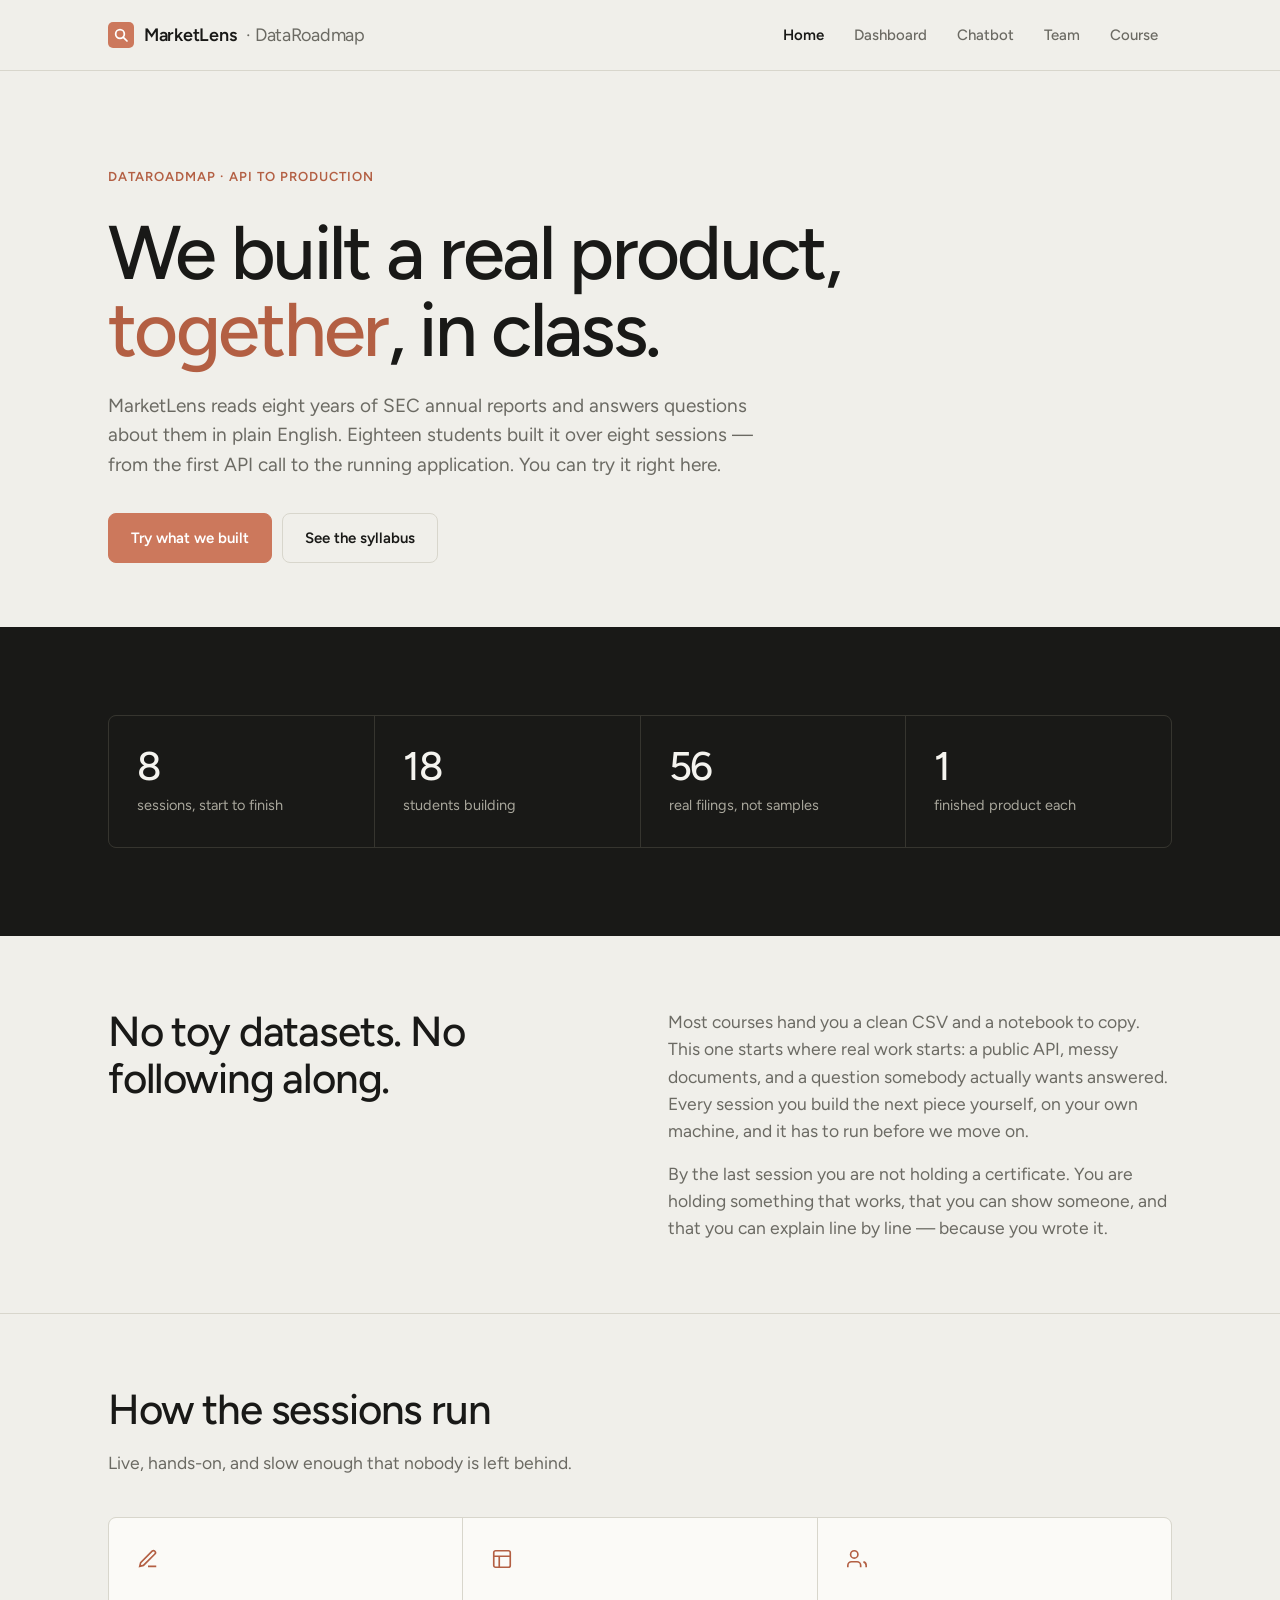
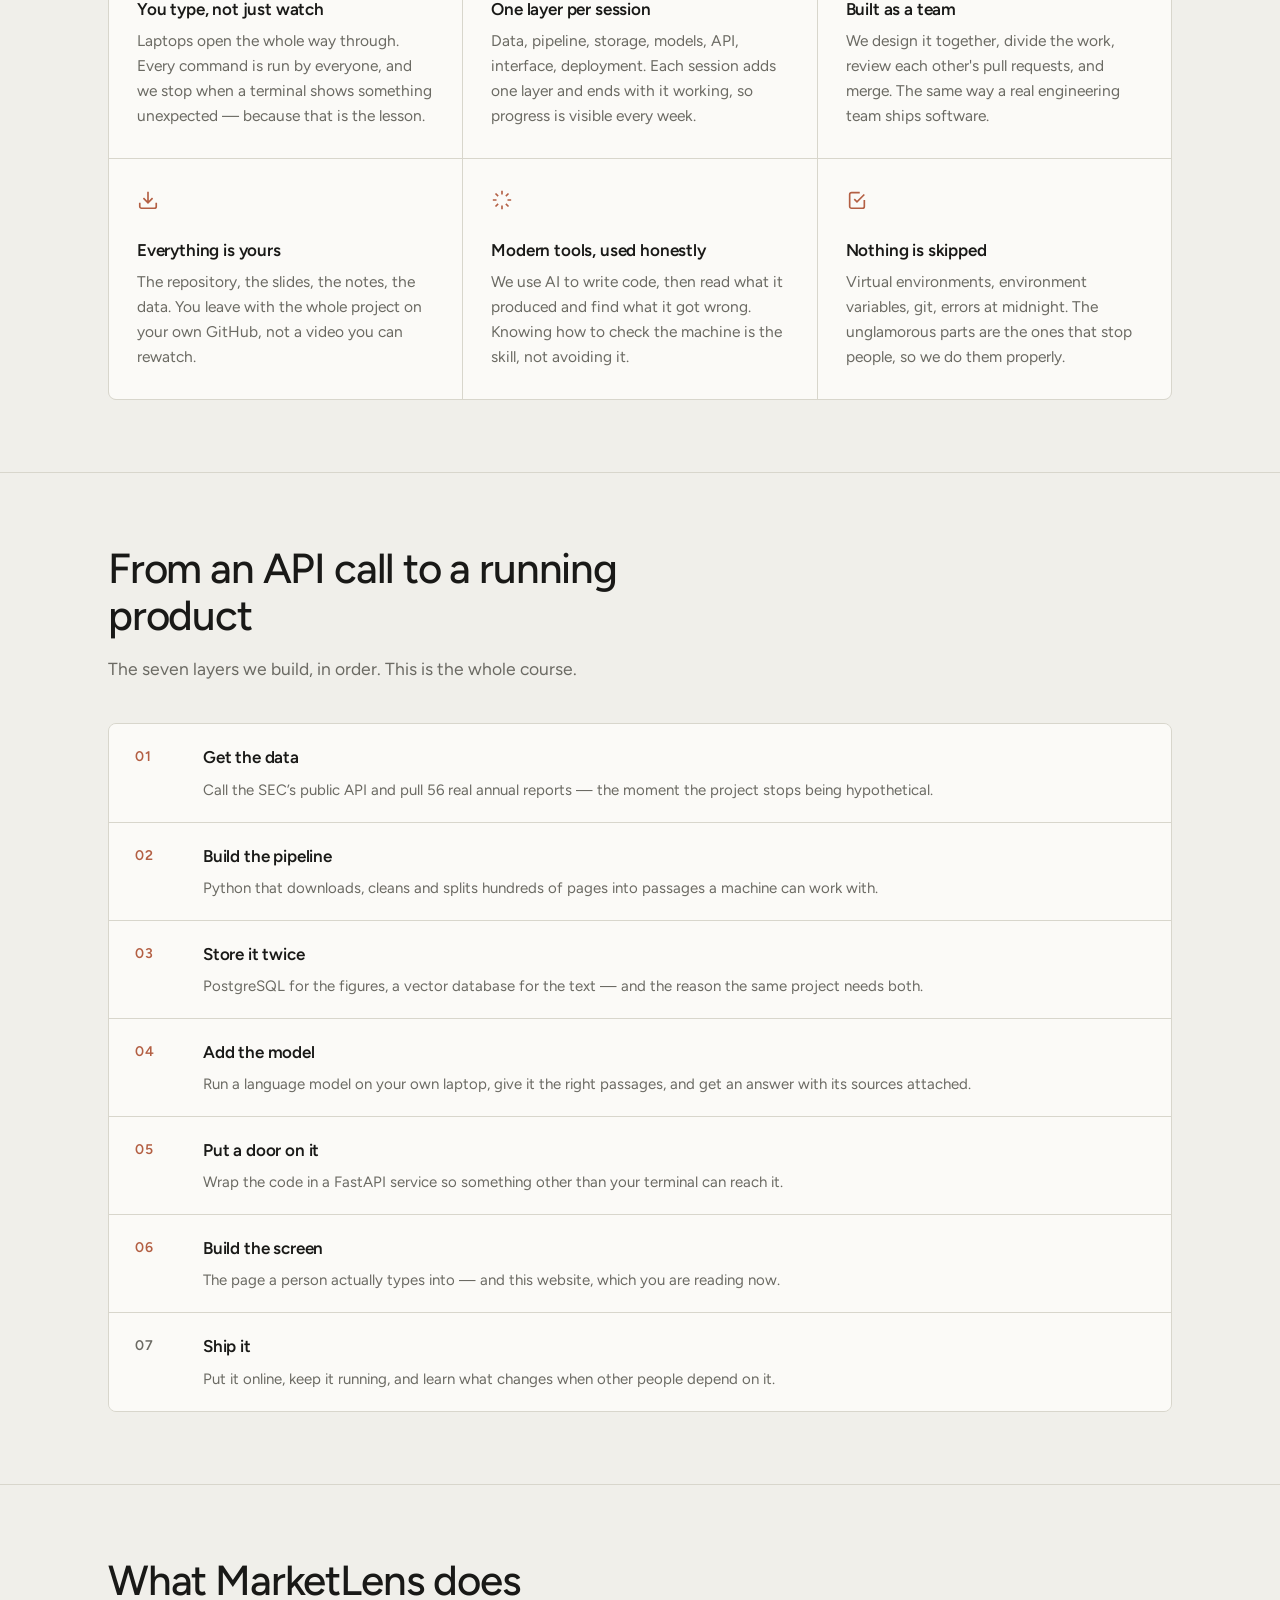
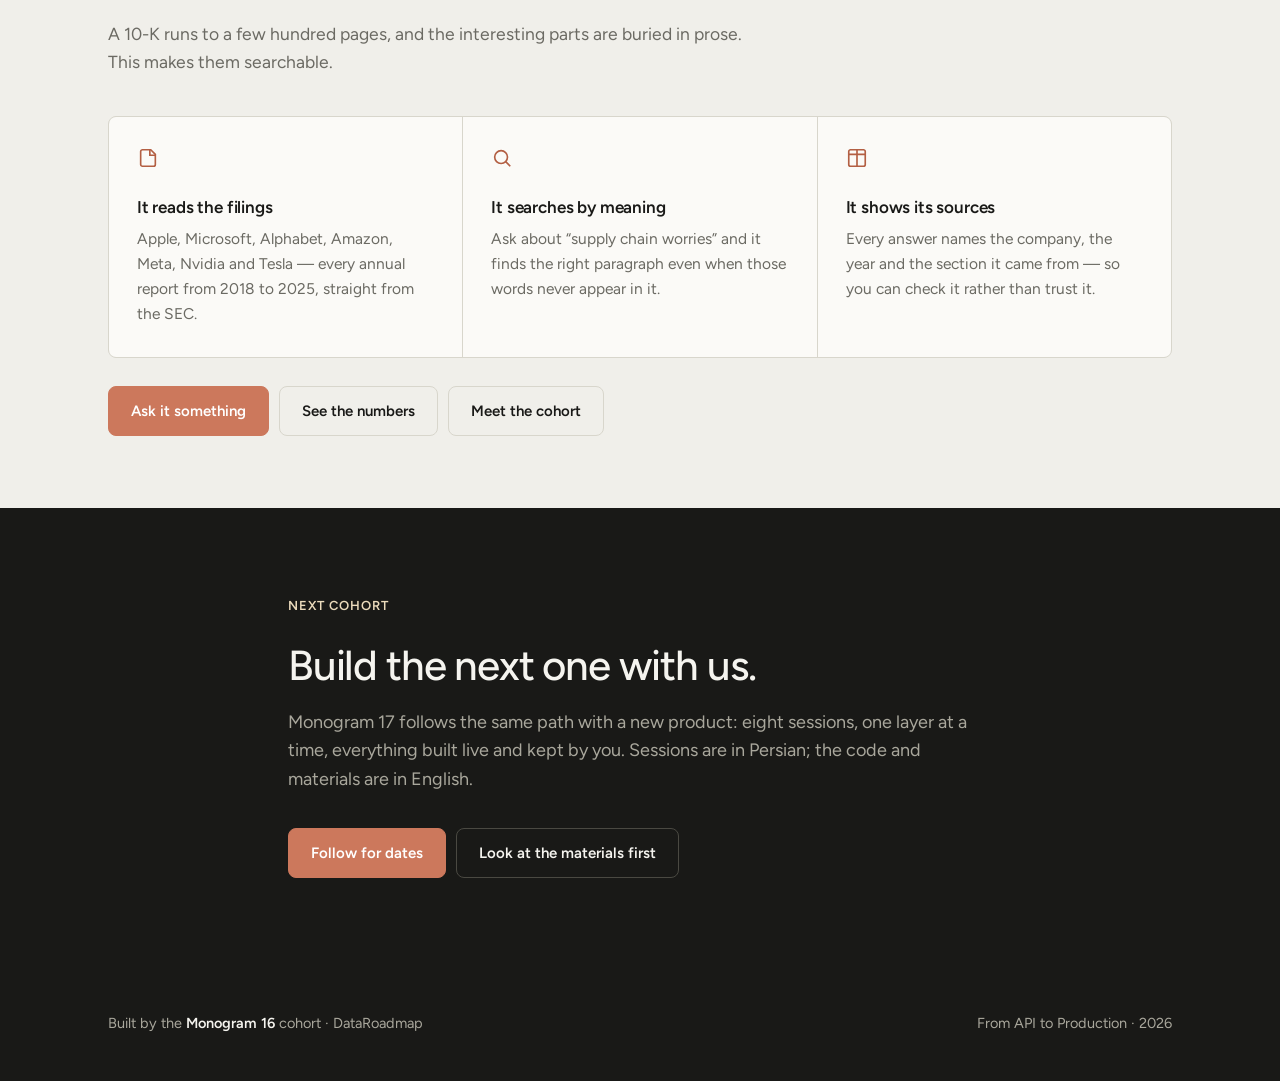
<file: index.html>
<!DOCTYPE html>
<html lang="en">
<head>
  <meta charset="utf-8">
  <meta name="viewport" content="width=device-width, initial-scale=1">
  <title>MarketLens · Built in class at DataRoadmap</title>
  <meta name="description" content="MarketLens answers questions about SEC 10-K filings in plain English. It was built session by session, together, by the Monogram 16 cohort of API to Production at DataRoadmap.">
  <link rel="preconnect" href="https://fonts.gstatic.com" crossorigin>
  <link rel="stylesheet" href="https://fonts.googleapis.com/css2?family=Figtree:wght@400;500;600;700&display=swap">
  <link rel="stylesheet" href="assets/styles.css">
  <style>
    .band .card .stat { color: var(--on-dark); }
    .band .card .stat-label { color: var(--on-dark-muted); }
    .split { display: grid; grid-template-columns: 1fr 1fr; gap: 56px; align-items: start; }
    @media (max-width: 860px) { .split { grid-template-columns: 1fr; gap: 32px; } }
  </style>
</head>
<body data-page="home">
<div id="nav"></div>

<header class="hero">
  <div class="wrap">
    <span class="eyebrow">DataRoadmap · API to Production</span>
    <h1>We built a real product, <em>together</em>, in class.</h1>
    <p class="lead">
      MarketLens reads eight years of SEC annual reports and answers questions about them
      in plain English. Eighteen students built it over eight sessions — from the first
      API call to the running application. You can try it right here.
    </p>
    <div class="btns">
      <a class="btn primary" href="chat.html">Try what we built</a>
      <a class="btn" href="materials.html">See the syllabus</a>
    </div>
  </div>
</header>

<section class="band">
  <div class="wrap">
    <div class="grid four">
      <div class="card"><p class="stat">8</p><p class="stat-label">sessions, start to finish</p></div>
      <div class="card"><p class="stat">18</p><p class="stat-label">students building</p></div>
      <div class="card"><p class="stat">56</p><p class="stat-label">real filings, not samples</p></div>
      <div class="card"><p class="stat">1</p><p class="stat-label">finished product each</p></div>
    </div>
  </div>
</section>

<section class="section plain">
  <div class="wrap">
    <div class="split">
      <div>
        <h2>No toy datasets. No following along.</h2>
      </div>
      <div>
        <p class="lead" style="font-size:17.5px">
          Most courses hand you a clean CSV and a notebook to copy. This one starts where
          real work starts: a public API, messy documents, and a question somebody actually
          wants answered. Every session you build the next piece yourself, on your own
          machine, and it has to run before we move on.
        </p>
        <p class="lead" style="font-size:17.5px;margin-top:16px">
          By the last session you are not holding a certificate. You are holding something
          that works, that you can show someone, and that you can explain line by line —
          because you wrote it.
        </p>
      </div>
    </div>
  </div>
</section>

<section class="section">
  <div class="wrap">
    <div class="section-head">
      <h2>How the sessions run</h2>
      <p>Live, hands-on, and slow enough that nobody is left behind.</p>
    </div>

    <div class="grid three">
      <div class="card">
        <div class="card-icon"><svg viewBox="0 0 24 24"><path d="M12 20h9"></path><path d="M16.5 3.5a2.12 2.12 0 0 1 3 3L7 19l-4 1 1-4Z"></path></svg></div>
        <h3>You type, not just watch</h3>
        <p>Laptops open the whole way through. Every command is run by everyone, and we stop when a terminal shows something unexpected — because that is the lesson.</p>
      </div>
      <div class="card">
        <div class="card-icon"><svg viewBox="0 0 24 24"><rect x="3" y="3" width="18" height="18" rx="2"></rect><path d="M3 9h18M9 21V9"></path></svg></div>
        <h3>One layer per session</h3>
        <p>Data, pipeline, storage, models, API, interface, deployment. Each session adds one layer and ends with it working, so progress is visible every week.</p>
      </div>
      <div class="card">
        <div class="card-icon"><svg viewBox="0 0 24 24"><path d="M16 21v-2a4 4 0 0 0-4-4H6a4 4 0 0 0-4 4v2"></path><circle cx="9" cy="7" r="4"></circle><path d="M22 21v-2a4 4 0 0 0-3-3.87"></path></svg></div>
        <h3>Built as a team</h3>
        <p>We design it together, divide the work, review each other's pull requests, and merge. The same way a real engineering team ships software.</p>
      </div>
      <div class="card">
        <div class="card-icon"><svg viewBox="0 0 24 24"><path d="M21 15v4a2 2 0 0 1-2 2H5a2 2 0 0 1-2-2v-4"></path><path d="M7 10l5 5 5-5M12 15V3"></path></svg></div>
        <h3>Everything is yours</h3>
        <p>The repository, the slides, the notes, the data. You leave with the whole project on your own GitHub, not a video you can rewatch.</p>
      </div>
      <div class="card">
        <div class="card-icon"><svg viewBox="0 0 24 24"><path d="M12 2v4M12 18v4M4.9 4.9l2.9 2.9M16.2 16.2l2.9 2.9M2 12h4M18 12h4M4.9 19.1l2.9-2.9M16.2 7.8l2.9-2.9"></path></svg></div>
        <h3>Modern tools, used honestly</h3>
        <p>We use AI to write code, then read what it produced and find what it got wrong. Knowing how to check the machine is the skill, not avoiding it.</p>
      </div>
      <div class="card">
        <div class="card-icon"><svg viewBox="0 0 24 24"><path d="m9 11 3 3 8-8"></path><path d="M20 12v7a2 2 0 0 1-2 2H6a2 2 0 0 1-2-2V6a2 2 0 0 1 2-2h9"></path></svg></div>
        <h3>Nothing is skipped</h3>
        <p>Virtual environments, environment variables, git, errors at midnight. The unglamorous parts are the ones that stop people, so we do them properly.</p>
      </div>
    </div>
  </div>
</section>

<section class="section">
  <div class="wrap">
    <div class="section-head">
      <h2>From an API call to a running product</h2>
      <p>The seven layers we build, in order. This is the whole course.</p>
    </div>

    <div class="steps">
      <div class="step done"><span class="step-n">01</span><div><h3>Get the data</h3><p>Call the SEC’s public API and pull 56 real annual reports — the moment the project stops being hypothetical.</p></div></div>
      <div class="step done"><span class="step-n">02</span><div><h3>Build the pipeline</h3><p>Python that downloads, cleans and splits hundreds of pages into passages a machine can work with.</p></div></div>
      <div class="step done"><span class="step-n">03</span><div><h3>Store it twice</h3><p>PostgreSQL for the figures, a vector database for the text — and the reason the same project needs both.</p></div></div>
      <div class="step done"><span class="step-n">04</span><div><h3>Add the model</h3><p>Run a language model on your own laptop, give it the right passages, and get an answer with its sources attached.</p></div></div>
      <div class="step done"><span class="step-n">05</span><div><h3>Put a door on it</h3><p>Wrap the code in a FastAPI service so something other than your terminal can reach it.</p></div></div>
      <div class="step done"><span class="step-n">06</span><div><h3>Build the screen</h3><p>The page a person actually types into — and this website, which you are reading now.</p></div></div>
      <div class="step"><span class="step-n">07</span><div><h3>Ship it</h3><p>Put it online, keep it running, and learn what changes when other people depend on it.</p></div></div>
    </div>
  </div>
</section>

<section class="section">
  <div class="wrap">
    <div class="section-head">
      <h2>What MarketLens does</h2>
      <p>A 10-K runs to a few hundred pages, and the interesting parts are buried in prose. This makes them searchable.</p>
    </div>

    <div class="grid three">
      <div class="card">
        <div class="card-icon"><svg viewBox="0 0 24 24"><path d="M4 19V5a2 2 0 0 1 2-2h9l5 5v11a2 2 0 0 1-2 2H6a2 2 0 0 1-2-2Z"></path><path d="M14 3v6h6"></path></svg></div>
        <h3>It reads the filings</h3>
        <p>Apple, Microsoft, Alphabet, Amazon, Meta, Nvidia and Tesla — every annual report from 2018 to 2025, straight from the SEC.</p>
      </div>
      <div class="card">
        <div class="card-icon"><svg viewBox="0 0 24 24"><circle cx="11" cy="11" r="7"></circle><path d="m16 16 5 5"></path></svg></div>
        <h3>It searches by meaning</h3>
        <p>Ask about “supply chain worries” and it finds the right paragraph even when those words never appear in it.</p>
      </div>
      <div class="card">
        <div class="card-icon"><svg viewBox="0 0 24 24"><path d="M12 3v18M3 8h18"></path><path d="M5 21h14a2 2 0 0 0 2-2V5a2 2 0 0 0-2-2H5a2 2 0 0 0-2 2v14a2 2 0 0 0 2 2Z"></path></svg></div>
        <h3>It shows its sources</h3>
        <p>Every answer names the company, the year and the section it came from — so you can check it rather than trust it.</p>
      </div>
    </div>

    <div class="btns" style="margin-top:28px">
      <a class="btn primary" href="chat.html">Ask it something</a>
      <a class="btn" href="dashboard.html">See the numbers</a>
      <a class="btn" href="team.html">Meet the cohort</a>
    </div>
  </div>
</section>

<section class="band">
  <div class="wrap narrow">
    <span class="eyebrow">Next cohort</span>
    <h2 style="max-width:24ch">Build the next one with us.</h2>
    <p style="font-size:18px;max-width:60ch">
      Monogram 17 follows the same path with a new product: eight sessions, one layer at a
      time, everything built live and kept by you. Sessions are in Persian; the code and
      materials are in English.
    </p>
    <div class="btns">
      <a class="btn primary" href="https://instagram.com/dataroadmap" target="_blank" rel="noopener noreferrer">Follow for dates</a>
      <a class="btn" href="materials.html" style="border-color:#4a4942;color:#f5f4ef">Look at the materials first</a>
    </div>
  </div>
</section>

<div id="foot"></div>
<script src="assets/site.js"></script>
</body>
</html>
</file>
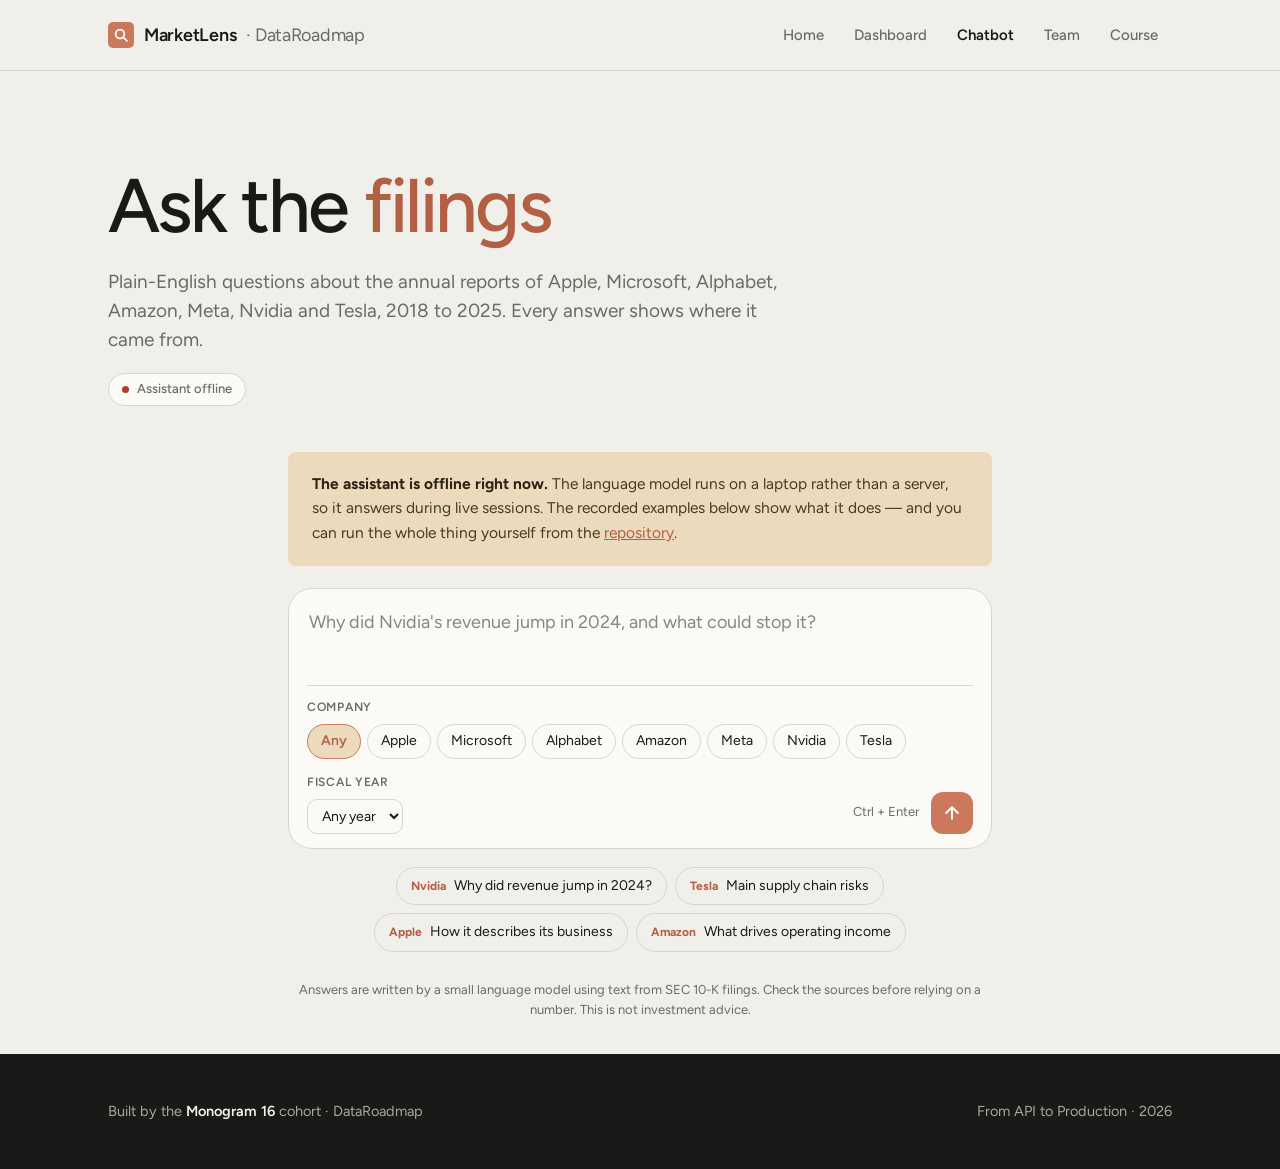
<file: chat.html>
<!DOCTYPE html>
<html lang="en">
<head>
  <meta charset="utf-8">
  <meta name="viewport" content="width=device-width, initial-scale=1">
  <title>Assistant · MarketLens</title>
  <meta name="description" content="Ask a plain-English question about the 10-K filings of seven technology companies.">
  <link rel="preconnect" href="https://fonts.gstatic.com" crossorigin>
  <link rel="stylesheet" href="https://fonts.googleapis.com/css2?family=Figtree:wght@400;500;600;700&display=swap">
  <link rel="stylesheet" href="assets/styles.css">
  <style>
    .composer {
      background: var(--surface); border: 1px solid var(--line);
      border-radius: 24px; box-shadow: var(--shadow);
      padding: 18px 18px 14px; transition: border-color .15s, box-shadow .15s;
    }
    .composer:focus-within { border-color: var(--accent); box-shadow: 0 0 0 3px rgba(217,119,87,.18), var(--shadow); }
    textarea {
      display: block; width: 100%; min-height: 78px; max-height: 260px; resize: none;
      border: 0; outline: 0; background: transparent; color: var(--ink);
      font: inherit; font-size: 18px; line-height: 1.5; padding: 2px 2px 10px;
    }
    textarea::placeholder { color: var(--muted); opacity: .8; }
    .label {
      display: block; font-size: 12px; font-weight: 600; letter-spacing: .06em;
      text-transform: uppercase; color: var(--muted); margin-bottom: 7px;
    }
    .chips-row { border-top: 1px solid var(--line); padding-top: 12px; }
    .chips { display: flex; flex-wrap: wrap; gap: 6px; }
    .chip {
      font: inherit; font-size: 14px; color: var(--ink); background: transparent; cursor: pointer;
      border: 1px solid var(--line); border-radius: 999px; padding: 5px 13px;
    }
    .chip:hover { background: var(--soft); }
    .chip.active { background: var(--accent-tint); border-color: var(--accent); color: var(--accent-strong); font-weight: 600; }
    @media (prefers-color-scheme: dark) { .chip.active { color: var(--accent); } }
    .foot-row { display: flex; align-items: flex-end; justify-content: space-between; gap: 12px; margin-top: 14px; }
    select {
      font: inherit; font-size: 14px; color: var(--ink); background: var(--bg);
      border: 1px solid var(--line); border-radius: 10px; padding: 7px 10px;
    }
    .send-wrap { display: flex; align-items: center; gap: 12px; }
    .hint { color: var(--muted); font-size: 13px; }
    .send {
      width: 42px; height: 42px; border: 0; border-radius: 12px; background: var(--accent);
      color: #fff; cursor: pointer; display: grid; place-items: center;
    }
    .send:hover { background: var(--accent-strong); }
    .send:disabled { opacity: .5; cursor: wait; }
    .send svg { width: 20px; height: 20px; stroke: #fff; fill: none; stroke-width: 2.4; stroke-linecap: round; stroke-linejoin: round; }

    .examples { display: flex; flex-wrap: wrap; justify-content: center; gap: 8px; margin: 18px 0 28px; }
    .example {
      display: inline-flex; align-items: baseline; gap: 8px; font: inherit; font-size: 14px;
      color: var(--ink); background: transparent; cursor: pointer;
      border: 1px solid var(--line); border-radius: 999px; padding: 7px 14px;
    }
    .example:hover { background: var(--soft); }
    .example b { font-size: 12px; color: var(--accent-strong); }
    @media (prefers-color-scheme: dark) { .example b { color: var(--accent); } }

    .panel { background: var(--surface); border: 1px solid var(--line); border-radius: var(--radius);
             padding: 22px; margin-bottom: 16px; box-shadow: var(--shadow); }
    .loading-head { display: flex; align-items: center; gap: 12px; font-family: var(--serif); font-size: 18px; }
    .dots { display: inline-flex; gap: 5px; }
    .dots i { width: 8px; height: 8px; border-radius: 50%; background: var(--accent); animation: pulse 1.2s ease-in-out infinite; }
    .dots i:nth-child(2) { animation-delay: .15s; }
    .dots i:nth-child(3) { animation-delay: .3s; }
    @keyframes pulse { 0%,80%,100% { opacity:.25; transform:scale(.8);} 40% { opacity:1; transform:scale(1);} }

    .error { border-color: var(--bad); }
    .error h3 { margin: 0 0 4px; color: var(--bad); font-size: 16px; }
    .error p { margin: 0; }
    .error small { color: var(--muted); }

    .answer-head { display: flex; justify-content: space-between; align-items: center; gap: 10px; }
    .meta { display: flex; flex-wrap: wrap; gap: 6px; margin: 10px 0 16px; }
    .copy { font: inherit; font-size: 13px; color: var(--muted); background: none; cursor: pointer;
            border: 1px solid var(--line); border-radius: 8px; padding: 4px 11px; }
    .copy:hover { background: var(--soft); color: var(--ink); }
    #answer p { margin: 0 0 14px; font-family: var(--serif); font-size: 19px; line-height: 1.7; white-space: pre-line; }
    #answer p:last-child { margin-bottom: 0; }
    .cite {
      display: inline-block; font-family: var(--sans); font-size: 12px; font-weight: 600; line-height: 1.5;
      color: var(--accent-strong); background: var(--accent-tint); border-radius: 6px;
      padding: 0 7px; margin: 0 2px; white-space: nowrap;
    }
    @media (prefers-color-scheme: dark) { .cite { color: var(--accent); } }

    .source { display: grid; grid-template-columns: 28px 1fr; gap: 12px; padding: 14px 0; border-top: 1px solid var(--line); }
    .source:first-of-type { border-top: 0; padding-top: 6px; }
    .num { width: 28px; height: 28px; border-radius: 8px; background: var(--soft); color: var(--muted);
           display: grid; place-items: center; font-size: 13px; font-weight: 700; }
    .source-title { font-weight: 600; }
    .source-title span { color: var(--muted); font-weight: 400; }
    .source-text { margin: 4px 0 0; color: var(--muted); font-size: 14.5px; }
  </style>
</head>
<body data-page="chat">
<div id="nav"></div>

<header class="hero" style="padding-bottom:30px">
  <div class="wrap">
    <h1>Ask the <em>filings</em></h1>
    <p class="lead">
      Plain-English questions about the annual reports of Apple, Microsoft, Alphabet,
      Amazon, Meta, Nvidia and Tesla, 2018 to 2025. Every answer shows where it came from.
    </p>
    <p style="margin-top:18px">
      <span id="status-pill" class="pill" aria-live="polite"><span class="dot"></span><span id="status-text">Checking…</span></span>
    </p>
  </div>
</header>

<main class="wrap narrow" style="padding-bottom:20px">

  <section id="offline-note" class="note hidden" style="margin-bottom:22px">
    <b>The assistant is offline right now.</b> The language model runs on a laptop rather
    than a server, so it answers during live sessions. The recorded examples below show
    what it does — and you can run the whole thing yourself from the
    <a href="https://github.com/dataroadmap" target="_blank" rel="noopener noreferrer">repository</a>.
  </section>

  <section class="composer" aria-label="Ask a question">
    <label class="label" for="question" style="position:absolute;left:-9999px">Your question</label>
    <textarea id="question" placeholder="Why did Nvidia's revenue jump in 2024, and what could stop it?"></textarea>

    <div class="chips-row">
      <span class="label">Company</span>
      <div class="chips" id="company-chips" role="radiogroup" aria-label="Company">
        <button type="button" class="chip active" role="radio" aria-checked="true" data-ticker="">Any</button>
        <button type="button" class="chip" role="radio" aria-checked="false" data-ticker="AAPL">Apple</button>
        <button type="button" class="chip" role="radio" aria-checked="false" data-ticker="MSFT">Microsoft</button>
        <button type="button" class="chip" role="radio" aria-checked="false" data-ticker="GOOGL">Alphabet</button>
        <button type="button" class="chip" role="radio" aria-checked="false" data-ticker="AMZN">Amazon</button>
        <button type="button" class="chip" role="radio" aria-checked="false" data-ticker="META">Meta</button>
        <button type="button" class="chip" role="radio" aria-checked="false" data-ticker="NVDA">Nvidia</button>
        <button type="button" class="chip" role="radio" aria-checked="false" data-ticker="TSLA">Tesla</button>
      </div>
    </div>

    <div class="foot-row">
      <div>
        <label class="label" for="year">Fiscal year</label>
        <select id="year">
          <option value="">Any year</option>
          <option>2025</option><option>2024</option><option>2023</option><option>2022</option>
          <option>2021</option><option>2020</option><option>2019</option><option>2018</option>
        </select>
      </div>
      <div class="send-wrap">
        <span class="hint">Ctrl + Enter</span>
        <button id="ask-button" class="send" type="button" aria-label="Ask MarketLens" title="Ask MarketLens">
          <svg viewBox="0 0 24 24"><path d="M12 19V5M5 12l7-7 7 7"></path></svg>
        </button>
      </div>
    </div>
  </section>

  <section id="examples" class="examples" aria-label="Example questions">
    <button type="button" class="example" data-ticker="NVDA" data-year="2024"
            data-q="Why did Nvidia's revenue jump in 2024, and what could stop it?"><b>Nvidia</b>Why did revenue jump in 2024?</button>
    <button type="button" class="example" data-ticker="TSLA" data-year=""
            data-q="What are Tesla's main supply chain risks?"><b>Tesla</b>Main supply chain risks</button>
    <button type="button" class="example" data-ticker="AAPL" data-year=""
            data-q="How does Apple describe its business?"><b>Apple</b>How it describes its business</button>
    <button type="button" class="example" data-ticker="AMZN" data-year=""
            data-q="What drives Amazon's operating income?"><b>Amazon</b>What drives operating income</button>
  </section>

  <section id="loading" class="panel hidden" aria-live="polite">
    <div class="loading-head"><span class="dots"><i></i><i></i><i></i></span><span>Reading the filings… <span id="elapsed">0</span> s</span></div>
    <div class="hint" style="margin-top:10px">A small model on a laptop can take up to a minute.</div>
  </section>

  <section id="error" class="panel error hidden" role="alert">
    <h3 id="error-title"></h3>
    <p id="error-text"></p>
    <small id="error-hint"></small>
  </section>

  <section id="result" class="hidden">
    <div class="panel">
      <div class="answer-head">
        <span class="label" style="margin:0">Answer</span>
        <button id="copy-button" class="copy" type="button">Copy</button>
      </div>
      <div id="meta" class="meta"></div>
      <div id="answer"></div>
    </div>
    <div class="panel">
      <span class="label">Sources <span id="source-count"></span></span>
      <div id="sources"></div>
    </div>
  </section>

  <p class="hint" style="text-align:center;margin-top:26px">
    Answers are written by a small language model using text from SEC 10-K filings.
    Check the sources before relying on a number. This is not investment advice.
  </p>
</main>

<div id="foot"></div>
<script src="assets/config.js"></script>
<script src="assets/site.js"></script>
<script src="assets/chat.js"></script>
</body>
</html>
</file>
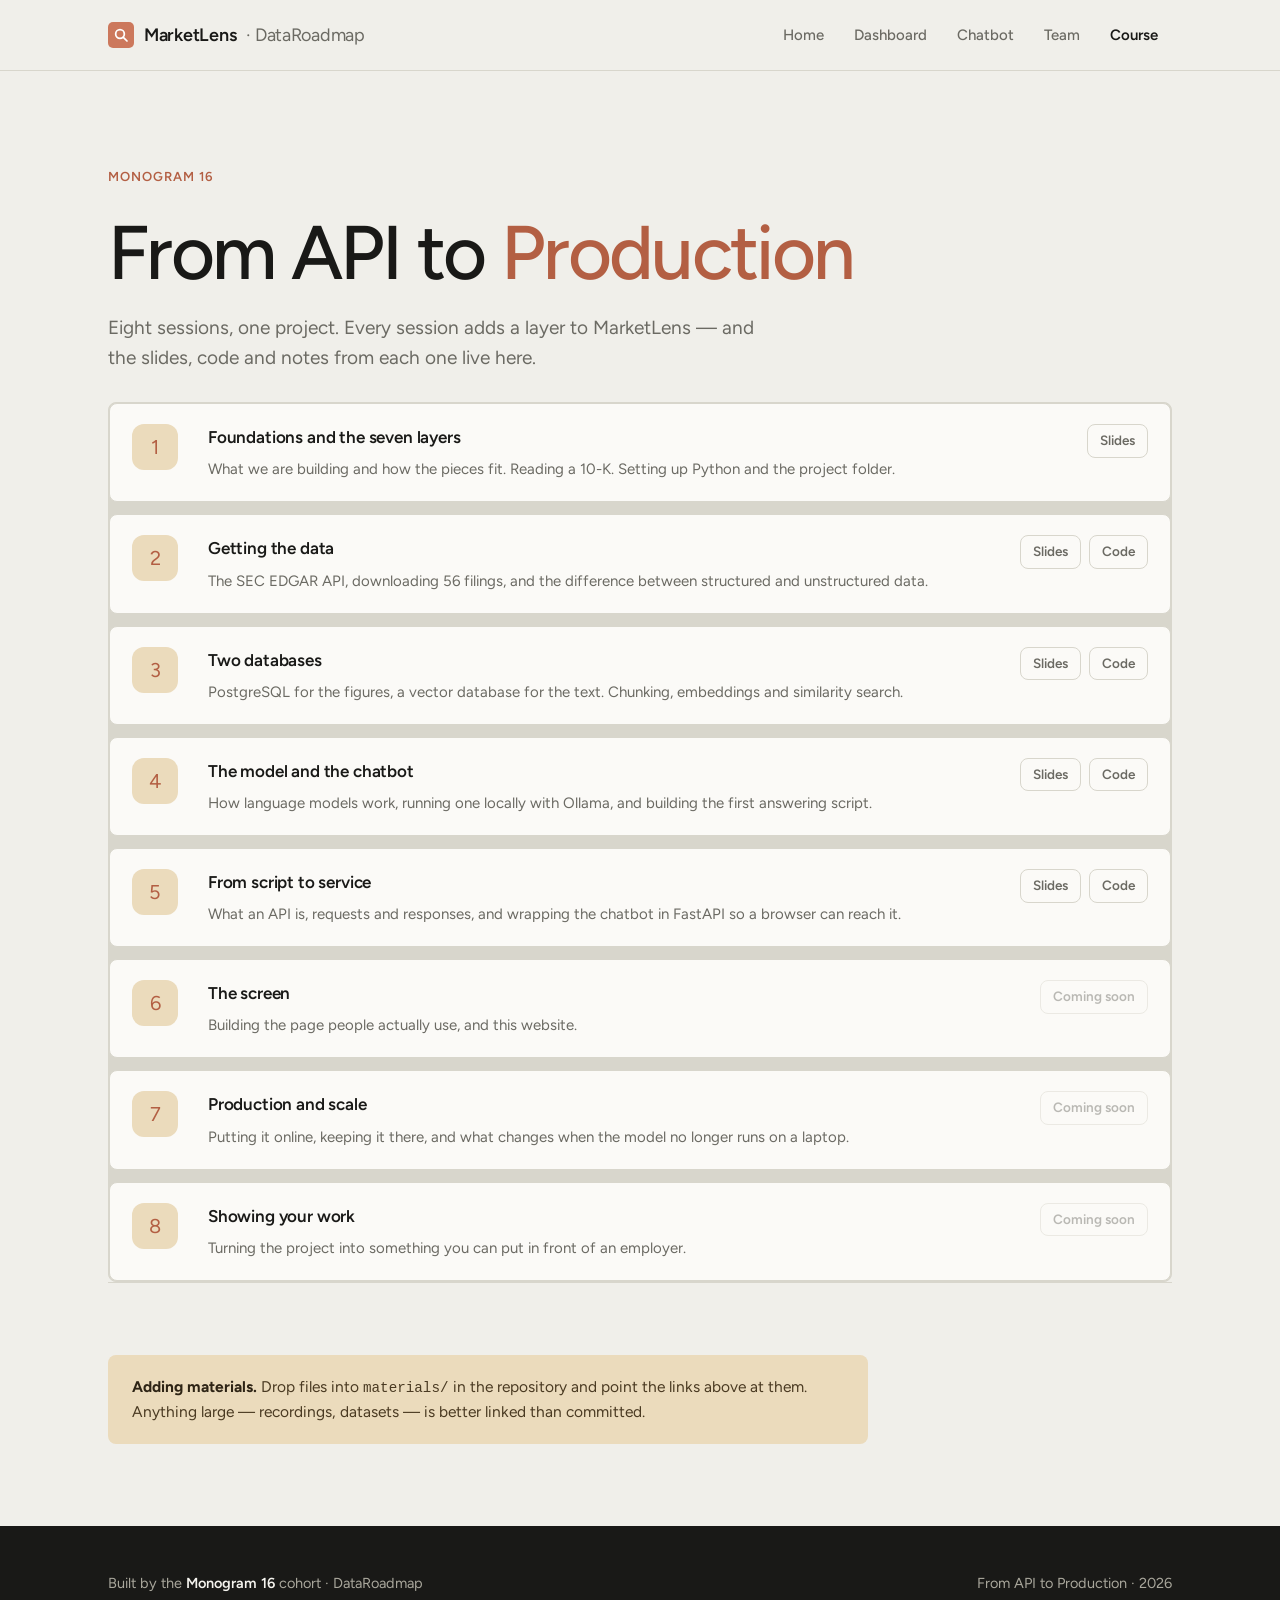
<file: materials.html>
<!DOCTYPE html>
<html lang="en">
<head>
  <meta charset="utf-8">
  <meta name="viewport" content="width=device-width, initial-scale=1">
  <title>Course · MarketLens</title>
  <meta name="description" content="Slides, code and notes from the eight sessions of API to Production, the Monogram 16 cohort at DataRoadmap.">
  <link rel="preconnect" href="https://fonts.gstatic.com" crossorigin>
  <link rel="stylesheet" href="https://fonts.googleapis.com/css2?family=Figtree:wght@400;500;600;700&display=swap">
  <link rel="stylesheet" href="assets/styles.css">
  <style>
    .module {
      display: grid; grid-template-columns: 58px 1fr auto; gap: 18px; align-items: start;
      background: var(--surface); border: 1px solid var(--line);
      border-radius: var(--radius); padding: 20px 22px; box-shadow: var(--shadow);
    }
    .module-n {
      width: 46px; height: 46px; border-radius: 12px;
      background: var(--accent-tint); color: var(--accent-strong);
      display: grid; place-items: center; font-family: var(--serif); font-size: 20px;
    }
    @media (prefers-color-scheme: dark) { .module-n { color: var(--accent); } }
    .module p { margin: 4px 0 0; color: var(--muted); font-size: 15px; }
    .module-links { display: flex; gap: 8px; flex-wrap: wrap; }
    .module-link {
      font-size: 13.5px; font-weight: 600; white-space: nowrap;
      border: 1px solid var(--line); border-radius: 8px; padding: 5px 12px; color: var(--muted);
    }
    .module-link:hover { background: var(--soft); color: var(--ink); text-decoration: none; }
    .soon { opacity: .45; }
    @media (max-width: 720px) {
      .module { grid-template-columns: 46px 1fr; }
      .module-links { grid-column: 1 / -1; }
    }
  </style>
</head>
<body data-page="materials">
<div id="nav"></div>

<header class="hero" style="padding-bottom:30px">
  <div class="wrap">
    <span class="eyebrow">Monogram 16</span>
    <h1>From API to <em>Production</em></h1>
    <p class="lead">
      Eight sessions, one project. Every session adds a layer to MarketLens — and
      the slides, code and notes from each one live here.
    </p>
  </div>
</header>

<main class="wrap" style="padding-bottom:10px">
  <div class="grid" style="gap:12px">

    <div class="module">
      <span class="module-n">1</span>
      <div>
        <h3>Foundations and the seven layers</h3>
        <p>What we are building and how the pieces fit. Reading a 10-K. Setting up Python and the project folder.</p>
      </div>
      <div class="module-links"><a class="module-link" href="#">Slides</a></div>
    </div>

    <div class="module">
      <span class="module-n">2</span>
      <div>
        <h3>Getting the data</h3>
        <p>The SEC EDGAR API, downloading 56 filings, and the difference between structured and unstructured data.</p>
      </div>
      <div class="module-links"><a class="module-link" href="#">Slides</a><a class="module-link" href="#">Code</a></div>
    </div>

    <div class="module">
      <span class="module-n">3</span>
      <div>
        <h3>Two databases</h3>
        <p>PostgreSQL for the figures, a vector database for the text. Chunking, embeddings and similarity search.</p>
      </div>
      <div class="module-links"><a class="module-link" href="#">Slides</a><a class="module-link" href="#">Code</a></div>
    </div>

    <div class="module">
      <span class="module-n">4</span>
      <div>
        <h3>The model and the chatbot</h3>
        <p>How language models work, running one locally with Ollama, and building the first answering script.</p>
      </div>
      <div class="module-links"><a class="module-link" href="#">Slides</a><a class="module-link" href="#">Code</a></div>
    </div>

    <div class="module">
      <span class="module-n">5</span>
      <div>
        <h3>From script to service</h3>
        <p>What an API is, requests and responses, and wrapping the chatbot in FastAPI so a browser can reach it.</p>
      </div>
      <div class="module-links"><a class="module-link" href="#">Slides</a><a class="module-link" href="#">Code</a></div>
    </div>

    <div class="module">
      <span class="module-n">6</span>
      <div>
        <h3>The screen</h3>
        <p>Building the page people actually use, and this website.</p>
      </div>
      <div class="module-links soon"><span class="module-link">Coming soon</span></div>
    </div>

    <div class="module">
      <span class="module-n">7</span>
      <div>
        <h3>Production and scale</h3>
        <p>Putting it online, keeping it there, and what changes when the model no longer runs on a laptop.</p>
      </div>
      <div class="module-links soon"><span class="module-link">Coming soon</span></div>
    </div>

    <div class="module">
      <span class="module-n">8</span>
      <div>
        <h3>Showing your work</h3>
        <p>Turning the project into something you can put in front of an employer.</p>
      </div>
      <div class="module-links soon"><span class="module-link">Coming soon</span></div>
    </div>

  </div>

  <section class="section">
    <div class="narrow">
      <div class="note">
        <b>Adding materials.</b> Drop files into <span class="mono">materials/</span> in the
        repository and point the links above at them. Anything large — recordings, datasets —
        is better linked than committed.
      </div>
    </div>
  </section>
</main>

<div id="foot"></div>
<script src="assets/site.js"></script>
</body>
</html>
</file>
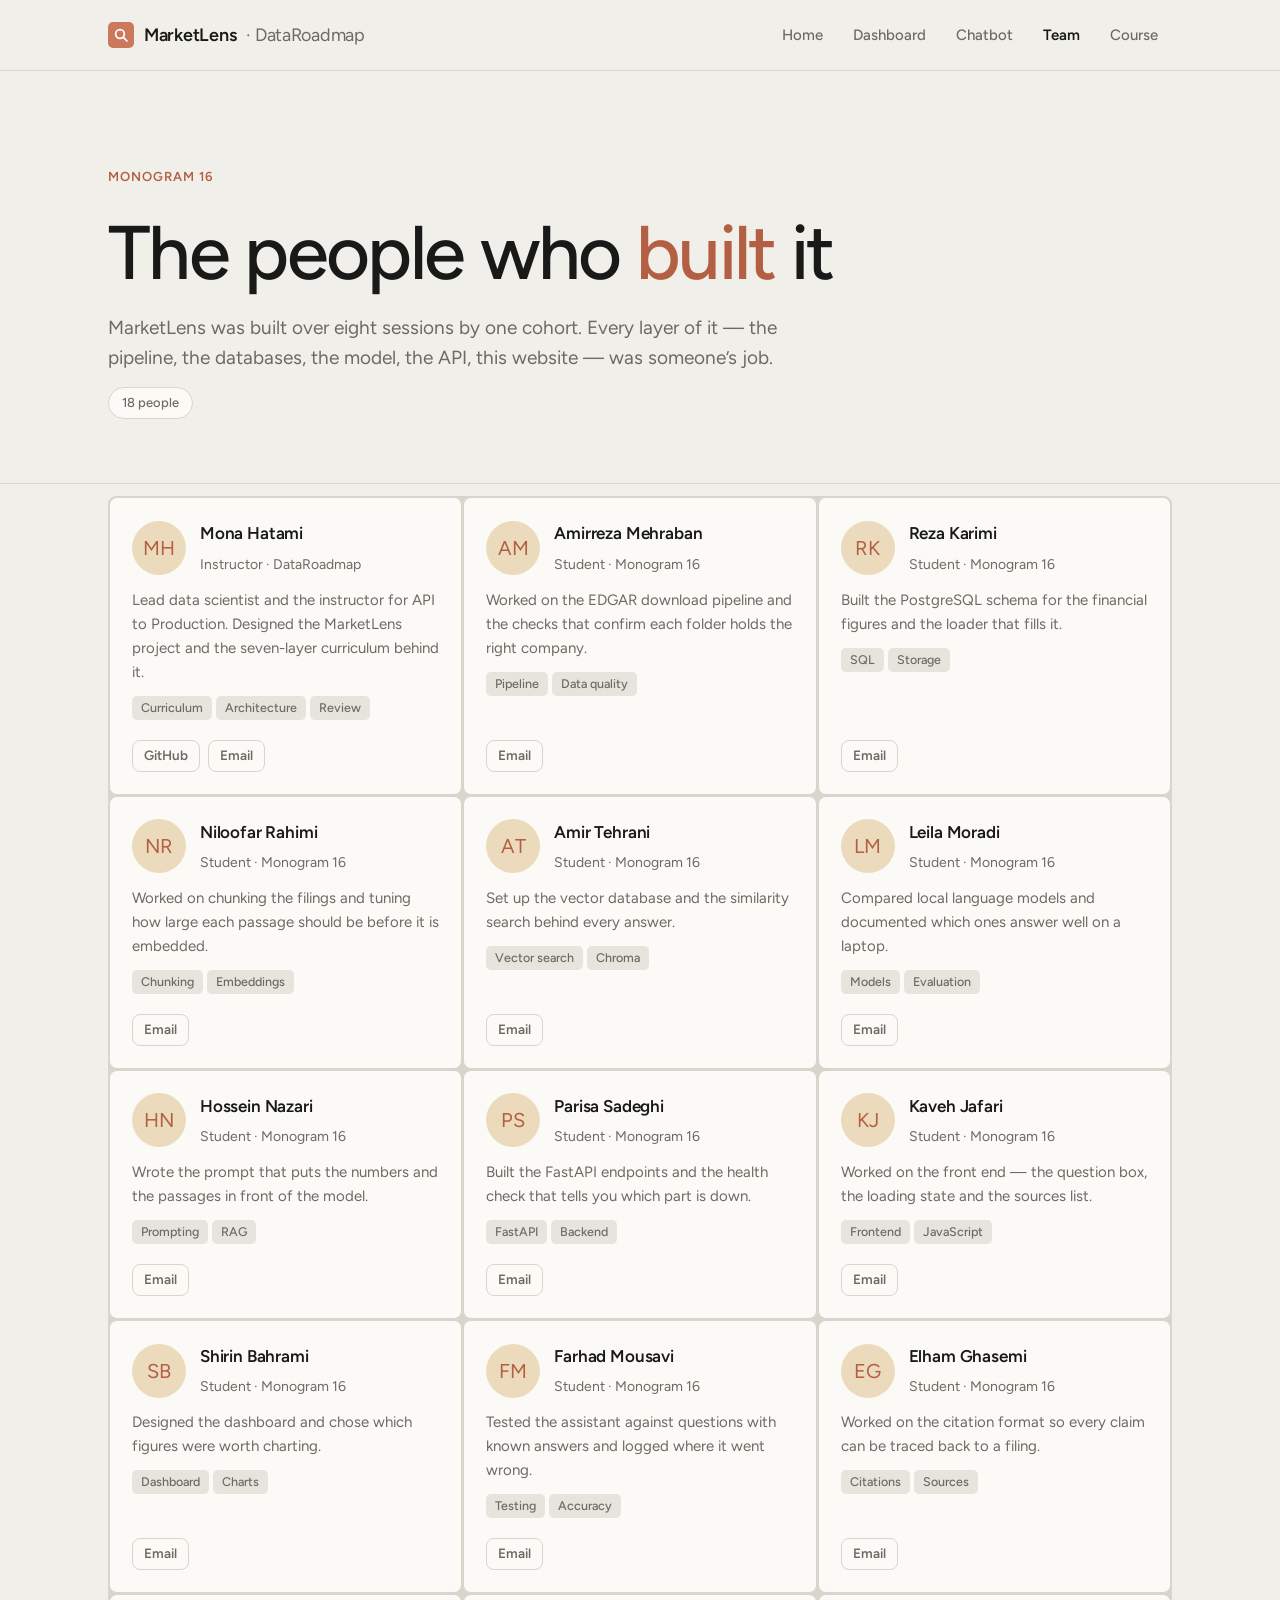
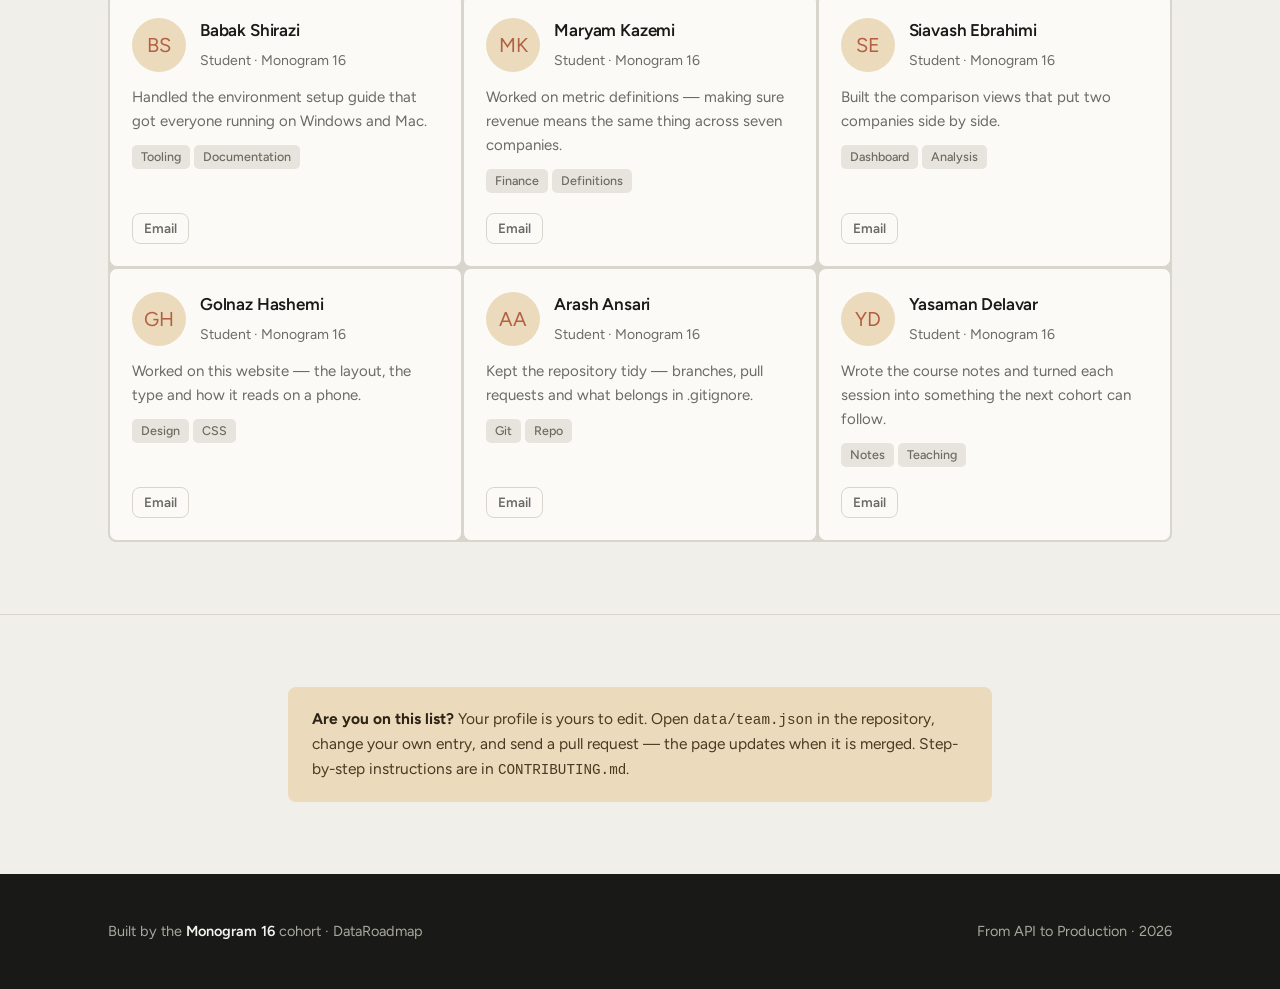
<file: team.html>
<!DOCTYPE html>
<html lang="en">
<head>
  <meta charset="utf-8">
  <meta name="viewport" content="width=device-width, initial-scale=1">
  <title>Team · MarketLens</title>
  <meta name="description" content="The eighteen people of the Monogram 16 cohort who built MarketLens.">
  <link rel="preconnect" href="https://fonts.gstatic.com" crossorigin>
  <link rel="stylesheet" href="https://fonts.googleapis.com/css2?family=Figtree:wght@400;500;600;700&display=swap">
  <link rel="stylesheet" href="assets/styles.css">
  <style>
    .person {
      background: var(--surface);
      border: 1px solid var(--line);
      border-radius: var(--radius);
      padding: 22px;
      box-shadow: var(--shadow);
      display: flex;
      flex-direction: column;
      gap: 12px;
    }
    .person-top { display: flex; align-items: center; gap: 14px; }
    .avatar {
      width: 54px; height: 54px; flex: none;
      border-radius: 50%;
      object-fit: cover;
      background: var(--soft);
    }
    .avatar.initials {
      display: grid; place-items: center;
      font-family: var(--serif);
      font-size: 20px;
      color: var(--accent-strong);
      background: var(--accent-tint);
    }
    .person-role { margin: 2px 0 0; color: var(--muted); font-size: 14px; }
    .person-bio { margin: 0; color: var(--muted); font-size: 15px; }
    .person-tags { display: flex; flex-wrap: wrap; }
    .person-links { display: flex; flex-wrap: wrap; gap: 8px; margin-top: auto; padding-top: 4px; }
    .person-link {
      font-size: 13.5px; font-weight: 600;
      border: 1px solid var(--line); border-radius: 8px;
      padding: 4px 11px; color: var(--muted);
    }
    .person-link:hover { background: var(--soft); color: var(--ink); text-decoration: none; }
  </style>
</head>
<body data-page="team">
<div id="nav"></div>

<header class="hero">
  <div class="wrap">
    <span class="eyebrow">Monogram 16</span>
    <h1>The people who <em>built</em> it</h1>
    <p class="lead">
      MarketLens was built over eight sessions by one cohort. Every layer of it —
      the pipeline, the databases, the model, the API, this website — was someone’s job.
    </p>
    <p class="lead" style="margin-top:14px"><span class="pill" id="team-count">loading…</span></p>
  </div>
</header>

<section class="section" style="padding-top:12px">
  <div class="wrap">
    <div class="grid three" id="team-grid">
      <p class="person-bio">Loading the team…</p>
    </div>
  </div>
</section>

<section class="section">
  <div class="wrap narrow">
    <div class="note">
      <b>Are you on this list?</b> Your profile is yours to edit. Open
      <span class="mono">data/team.json</span> in the repository, change your own entry,
      and send a pull request — the page updates when it is merged. Step-by-step
      instructions are in <span class="mono">CONTRIBUTING.md</span>.
    </div>
  </div>
</section>

<div id="foot"></div>
<script src="assets/site.js"></script>
<script src="assets/team.js"></script>
</body>
</html>
</file>
<file: assets/styles.css>
/* MarketLens — DataRoadmap
   One stylesheet for the whole site. Edit colours here and every page follows. */

:root {
  --ivory: #f0efea;
  --ivory-deep: #e6e4dc;
  --paper: #fbfaf7;
  --slate: #191917;
  --slate-soft: #262622;
  --clay: #cc785c;
  --clay-deep: #b35f43;
  --manila: #ebdbbc;
  --line: #d8d6cc;
  --line-dark: #36352f;
  --ink: #191917;
  --muted: #6b6a63;
  --on-dark: #f5f4ef;
  --on-dark-muted: #a9a79c;
  --ok: #3f7a52;
  --warn: #9a6b1a;
  --bad: #a63f28;
  --sans: Figtree, "Segoe UI", system-ui, -apple-system, "Helvetica Neue", Arial, sans-serif;
  --mono: "SF Mono", "Cascadia Mono", Consolas, "Courier New", monospace;
  --radius: 8px;

  /* older names kept so page-level styles keep working */
  --surface: var(--paper);
  --soft: var(--ivory-deep);
  --accent: var(--clay);
  --accent-strong: var(--clay-deep);
  --accent-tint: var(--manila);
  --serif: var(--sans);
  --shadow: none;
}

* { box-sizing: border-box; }
html { scroll-behavior: smooth; }

body {
  margin: 0;
  background: var(--ivory);
  color: var(--ink);
  font-family: var(--sans);
  font-size: 16px;
  line-height: 1.6;
  -webkit-font-smoothing: antialiased;
}

.hidden { display: none !important; }
.wrap { max-width: 1120px; margin: 0 auto; padding: 0 28px; }
.narrow { max-width: 760px; }

a { color: var(--clay-deep); text-decoration: none; }
a:hover { text-decoration: underline; }

/* ---------------------------------------------------------------- nav */
.nav {
  position: sticky;
  top: 0;
  z-index: 10;
  background: var(--ivory);
  border-bottom: 1px solid var(--line);
}

.nav-inner {
  max-width: 1120px;
  margin: 0 auto;
  padding: 16px 28px;
  display: flex;
  align-items: center;
  justify-content: space-between;
  gap: 16px;
}

.brand {
  display: flex;
  align-items: center;
  gap: 10px;
  font-size: 18px;
  font-weight: 600;
  color: var(--ink);
  letter-spacing: -.015em;
}
.brand:hover { text-decoration: none; }
.brand span { color: var(--muted); font-weight: 400; }

.logo {
  width: 26px; height: 26px;
  border-radius: 5px;
  background: var(--clay);
  display: grid; place-items: center;
  flex: none;
}
.logo svg { width: 16px; height: 16px; stroke: #fff; fill: none; }

.nav-links { display: flex; align-items: center; gap: 2px; flex-wrap: wrap; }

.nav-links a {
  color: var(--muted);
  font-size: 15px;
  font-weight: 500;
  padding: 7px 14px;
  border-radius: 6px;
}
.nav-links a:hover { color: var(--ink); background: var(--ivory-deep); text-decoration: none; }
.nav-links a.active { color: var(--ink); font-weight: 600; }

/* ---------------------------------------------------------------- type */
.hero { padding: 96px 0 64px; }
.hero.center { text-align: center; }

.eyebrow {
  display: block;
  font-size: 13px;
  font-weight: 600;
  letter-spacing: .08em;
  text-transform: uppercase;
  color: var(--clay-deep);
  margin-bottom: 26px;
}

h1 {
  font-weight: 500;
  letter-spacing: -.035em;
  font-size: clamp(42px, 7vw, 76px);
  line-height: 1.02;
  margin: 0 0 22px;
  max-width: 16ch;
}
.hero.center h1 { margin-left: auto; margin-right: auto; }
h1 em { font-style: normal; color: var(--clay-deep); }

.lead {
  max-width: 56ch;
  margin: 0;
  color: var(--muted);
  font-size: 19px;
  line-height: 1.55;
}
.hero.center .lead { margin-left: auto; margin-right: auto; }

h2 {
  font-weight: 500;
  letter-spacing: -.028em;
  font-size: clamp(28px, 3.8vw, 42px);
  line-height: 1.12;
  margin: 0 0 16px;
  max-width: 20ch;
}

h3 { font-size: 17px; font-weight: 600; margin: 0 0 6px; letter-spacing: -.01em; }

.section { padding: 72px 0; border-top: 1px solid var(--line); }
.section.plain { border-top: 0; }
.section-head { margin-bottom: 40px; }
.section-head p { color: var(--muted); margin: 0; max-width: 60ch; font-size: 17.5px; }

/* a full-width dark band, the way anthropic.com breaks up a page */
.band {
  background: var(--slate);
  color: var(--on-dark);
  padding: 88px 0;
}
.band h2 { color: var(--on-dark); }
.band p { color: var(--on-dark-muted); }
.band .eyebrow { color: var(--manila); }
.band .grid { background: var(--line-dark); border-color: var(--line-dark); }
.band .card { background: var(--slate); border-color: var(--line-dark); }
.band .card h3 { color: var(--on-dark); }
.band .card p { color: var(--on-dark-muted); }

/* ---------------------------------------------------------------- buttons */
.btns { display: flex; gap: 10px; flex-wrap: wrap; margin-top: 34px; }
.hero.center .btns { justify-content: center; }

.btn {
  display: inline-flex;
  align-items: center;
  gap: 8px;
  font: inherit;
  font-size: 15px;
  font-weight: 600;
  cursor: pointer;
  border-radius: var(--radius);
  padding: 12px 22px;
  border: 1px solid var(--line);
  background: transparent;
  color: var(--ink);
  transition: background .12s, border-color .12s, color .12s;
}
.btn:hover { background: var(--ivory-deep); text-decoration: none; }

.btn.primary { background: var(--clay); border-color: var(--clay); color: #fff; }
.btn.primary:hover { background: var(--clay-deep); border-color: var(--clay-deep); }
.btn:disabled { opacity: .45; cursor: wait; }

/* ---------------------------------------------------------------- cards */
.grid { display: grid; gap: 1px; background: var(--line); border: 1px solid var(--line); border-radius: var(--radius); overflow: hidden; }
.grid.two { grid-template-columns: repeat(2, 1fr); }
.grid.three { grid-template-columns: repeat(3, 1fr); }
.grid.four { grid-template-columns: repeat(4, 1fr); }

/* loose grids keep their own gaps instead of the hairline sheet */
.grid.loose { gap: 14px; background: none; border: 0; border-radius: 0; overflow: visible; }

.card {
  background: var(--paper);
  padding: 30px 28px;
}
.grid.loose .card { border: 1px solid var(--line); border-radius: var(--radius); }
.card p { color: var(--muted); margin: 0; font-size: 15.5px; }
.card p + p { margin-top: 10px; }

a.card { color: inherit; display: block; transition: background .14s; }
a.card:hover { text-decoration: none; background: var(--ivory-deep); }

.card-icon { margin-bottom: 18px; }
.card-icon svg { width: 22px; height: 22px; stroke: var(--clay-deep); fill: none; stroke-width: 1.8; }
.band .card-icon svg { stroke: var(--manila); }

.card .stat { font-size: 40px; font-weight: 500; letter-spacing: -.03em; line-height: 1; margin: 0 0 8px; color: var(--ink); }
.card .stat-label { color: var(--muted); font-size: 14.5px; margin: 0; }

/* ---------------------------------------------------------------- steps */
.steps { display: grid; gap: 0; border: 1px solid var(--line); border-radius: var(--radius); overflow: hidden; }
.step {
  display: grid;
  grid-template-columns: 54px 1fr;
  gap: 14px;
  align-items: start;
  background: var(--paper);
  border-bottom: 1px solid var(--line);
  padding: 20px 26px;
}
.step:last-child { border-bottom: 0; }
.step-n { color: var(--muted); font-size: 14px; font-weight: 600; padding-top: 2px; letter-spacing: .04em; }
.step.done .step-n { color: var(--clay-deep); }
.step p { margin: 3px 0 0; color: var(--muted); font-size: 15px; }

/* ---------------------------------------------------------------- pills */
.pill {
  display: inline-flex; align-items: center; gap: 8px;
  font-size: 13px; font-weight: 500; color: var(--muted);
  border: 1px solid var(--line); background: var(--paper);
  padding: 5px 13px; border-radius: 999px;
}
.dot { width: 7px; height: 7px; border-radius: 50%; background: var(--muted); flex: none; }
.pill.ok .dot { background: var(--ok); }
.pill.warn .dot { background: var(--warn); }
.pill.bad .dot { background: var(--bad); }

.badge { font-size: 12px; font-weight: 600; color: var(--muted); background: var(--ivory-deep); border-radius: 5px; padding: 3px 9px; }
.badge.accent { color: var(--clay-deep); background: var(--manila); }

.tag {
  display: inline-block;
  font-size: 12.5px; font-weight: 500;
  color: var(--muted); background: var(--ivory-deep);
  border-radius: 5px; padding: 2px 9px; margin: 0 4px 4px 0;
}

/* ---------------------------------------------------------------- footer */
footer {
  background: var(--slate);
  color: var(--on-dark-muted);
  padding: 46px 0;
  font-size: 14.5px;
}
.foot-inner { display: flex; justify-content: space-between; gap: 20px; flex-wrap: wrap; }
footer b { color: var(--on-dark); font-weight: 600; }

/* ---------------------------------------------------------------- utility */
.mono { font-family: var(--mono); font-size: .92em; }
.note {
  background: var(--manila);
  border-radius: var(--radius);
  padding: 20px 24px;
  font-size: 15.5px;
  color: #4a3a22;
}
.note b { color: #2e2415; }
.note a { color: var(--clay-deep); text-decoration: underline; }

@media (max-width: 900px) {
  .grid.three, .grid.four { grid-template-columns: repeat(2, 1fr); }
}
@media (max-width: 640px) {
  .grid.two, .grid.three, .grid.four { grid-template-columns: 1fr; }
  .nav-links a { padding: 6px 10px; font-size: 14px; }
  .brand span { display: none; }
  .hero { padding: 60px 0 44px; }
  .section, .band { padding: 52px 0; }
}
</file>
